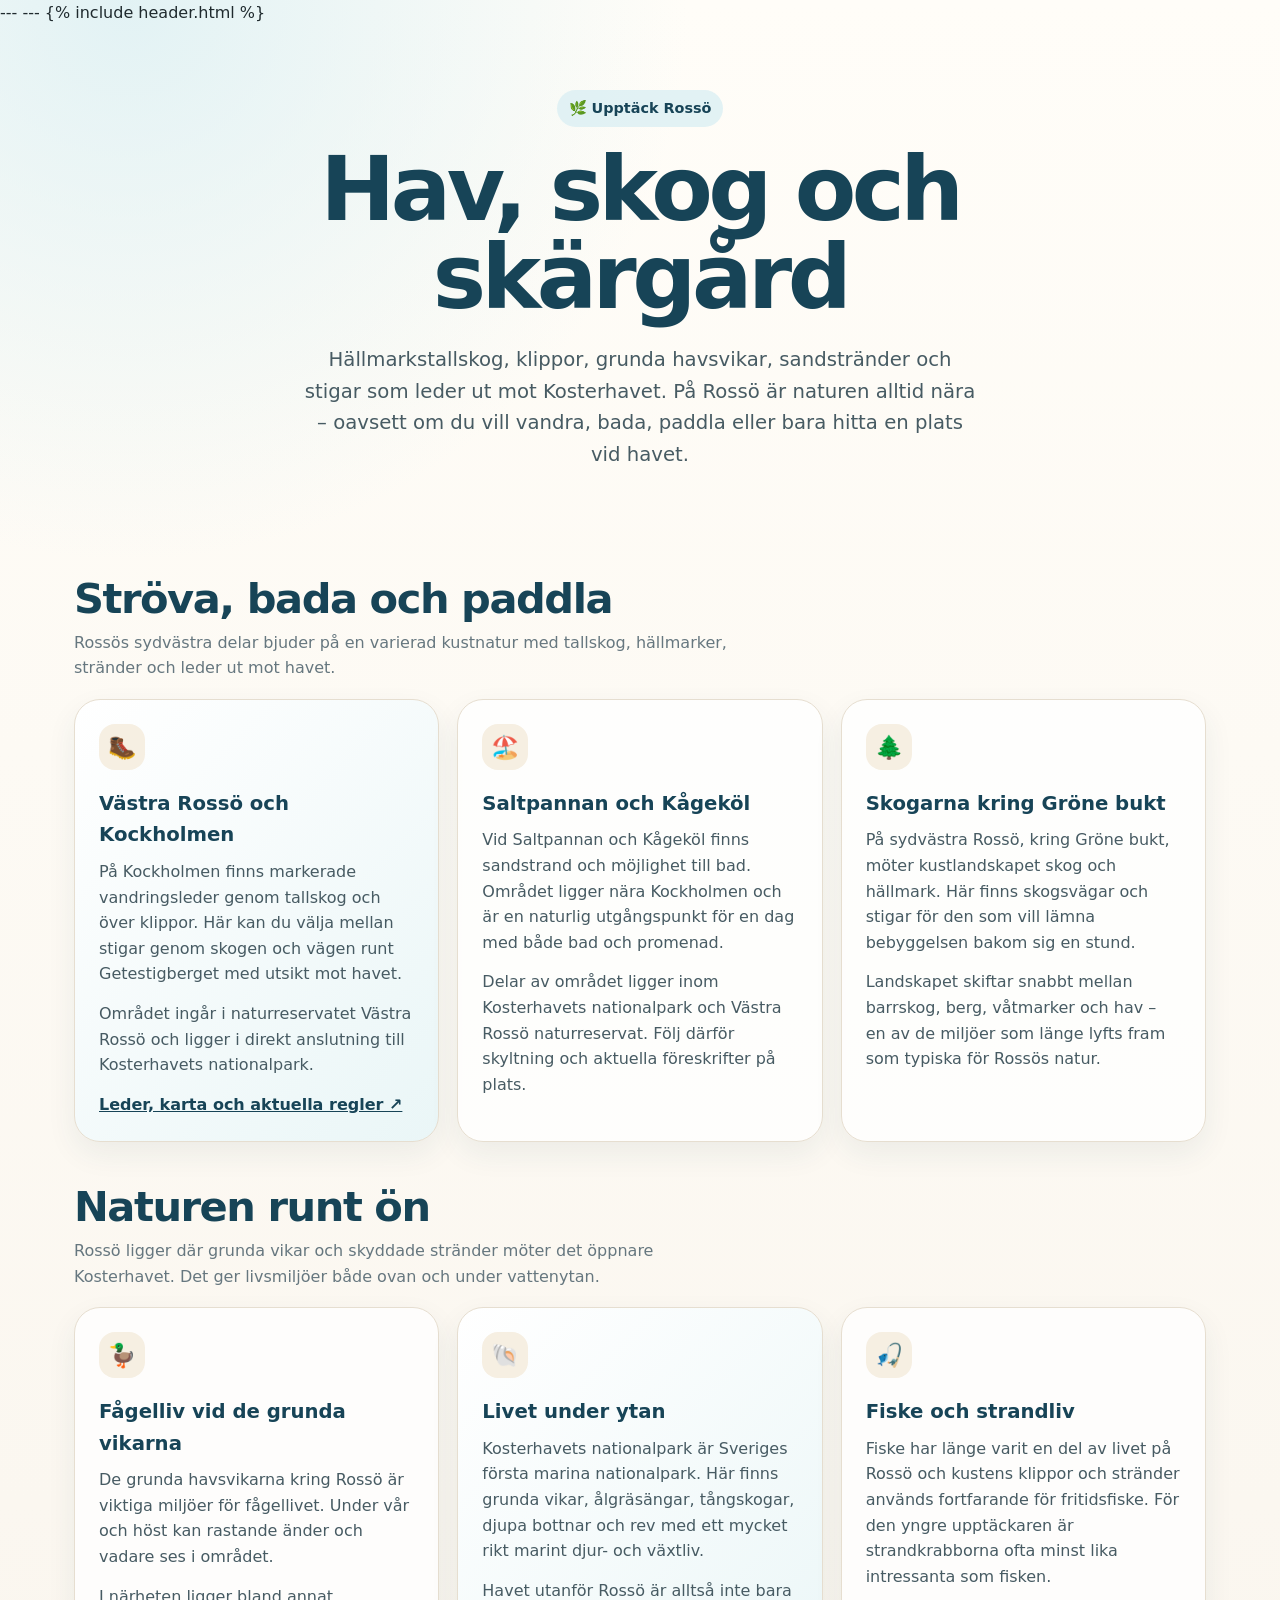
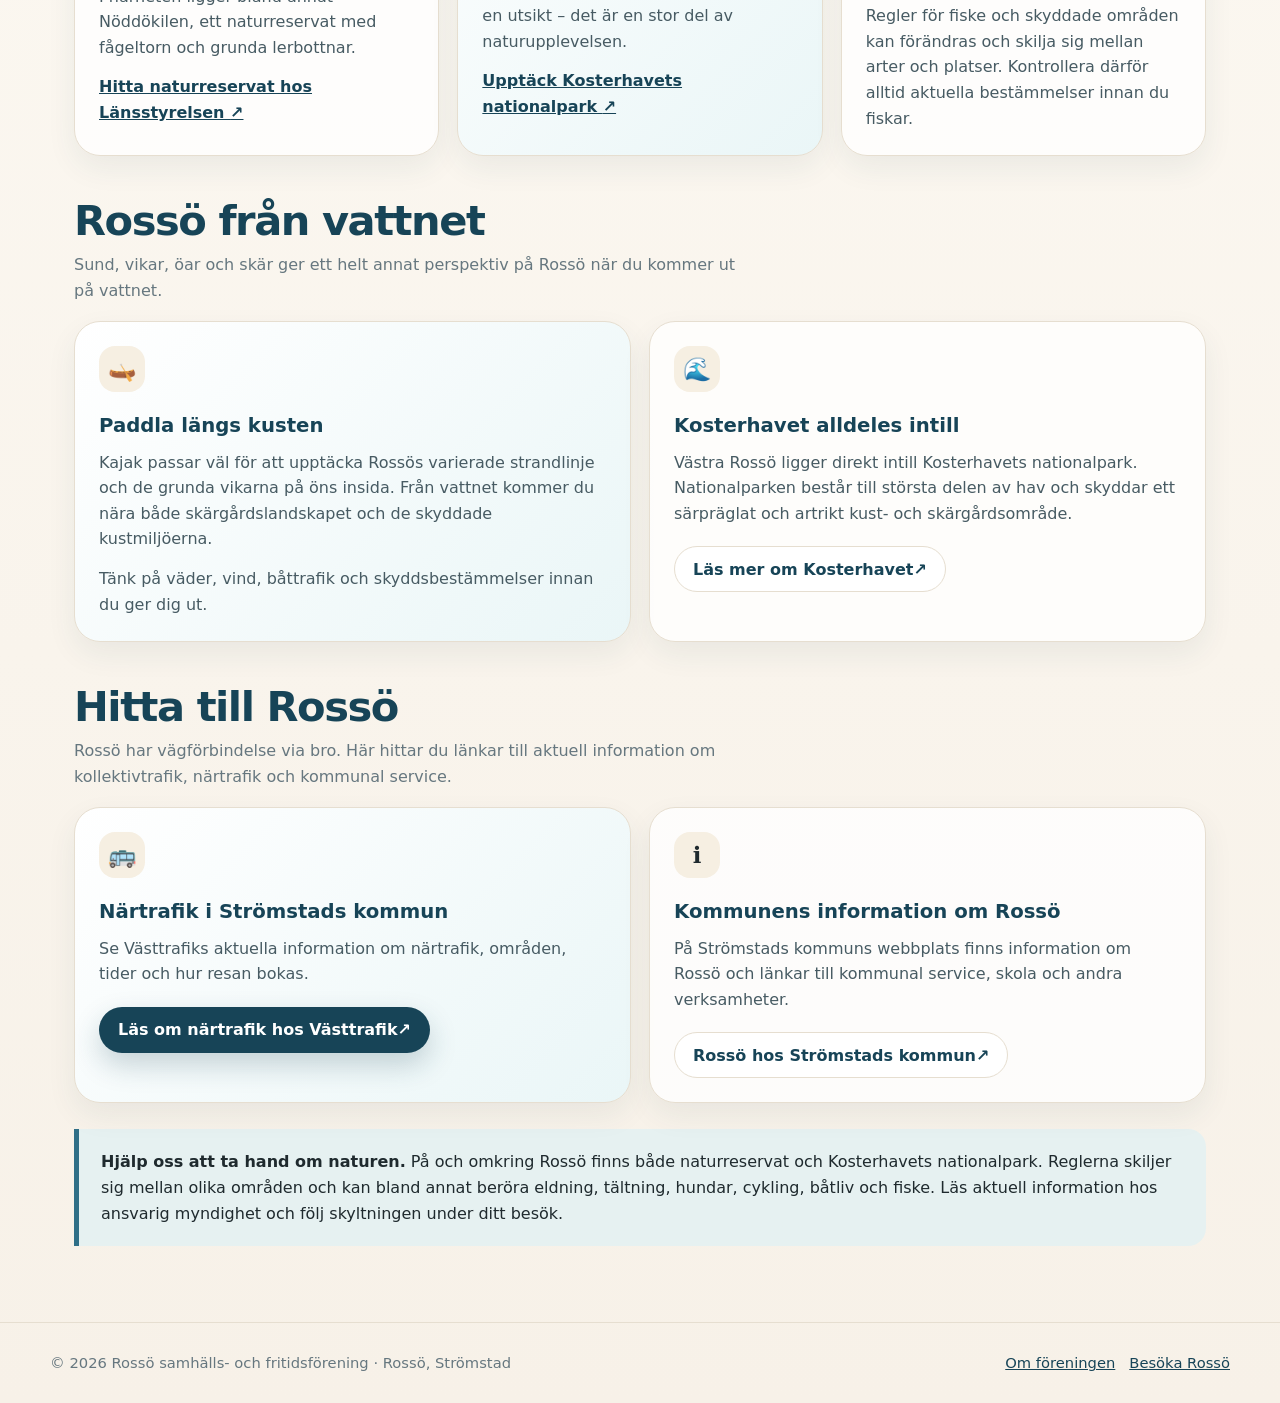
<file: discover.html>
---
---
<!doctype html>
<html lang="sv">
<head>
  <meta charset="utf-8">
  <meta name="viewport" content="width=device-width, initial-scale=1">

  <title>Upptäck Rossö | Rossö samhälls- och fritidsförening</title>

  <meta name="description"
        content="Upptäck Rossös natur, bad, vandring, fågelliv och Kosterhavet – från Kockholmen och Saltpannan till skogar, vikar och livet under ytan.">

  <meta name="theme-color" content="#d53b1d">

  <link rel="canonical"
        href="https://www.rosso.nu/discover.html">

  <meta property="og:title"
        content="Upptäck Rossö | Rossö samhälls- och fritidsförening">

  <meta property="og:description"
        content="Upptäck Rossös natur, bad, vandring, fågelliv och Kosterhavet – från Kockholmen och Saltpannan till skogar, vikar och livet under ytan.">

  <meta property="og:type" content="website">

  <meta property="og:url"
        content="https://www.rosso.nu/discover.html">

  <meta property="og:image"
        content="https://www.rosso.nu/images/shared/red-crab.jpg">

  <meta property="og:image:alt"
        content="Röd krabba som symbol för Rossö samhälls- och fritidsförening">

  <link rel="stylesheet" href="css/style.css">

  <link rel="icon"
        type="image/png"
        sizes="32x32"
        href="images/shared/icons/red-crab-32.png">

  <link rel="icon"
        type="image/png"
        sizes="64x64"
        href="images/shared/icons/red-crab-64.png">

  <link rel="apple-touch-icon"
        href="images/shared/icons/red-crab-apple-touch-icon.png">
</head>

<body>

<a class="skip-link" href="#main-content">Hoppa till innehållet</a>

{% include header.html %}

<section class="page-hero">

  <div class="eyebrow">🌿 Upptäck Rossö</div>

  <h1>Hav, skog och skärgård</h1>

  <p>
    Hällmarkstallskog, klippor, grunda havsvikar, sandstränder och
    stigar som leder ut mot Kosterhavet. På Rossö är naturen alltid
    nära – oavsett om du vill vandra, bada, paddla eller bara hitta
    en plats vid havet.
  </p>

</section>

<main id="main-content">

  <section>

    <div class="section-head">

      <div>

        <h2>Ströva, bada och paddla</h2>

        <p>
          Rossös sydvästra delar bjuder på en varierad kustnatur med
          tallskog, hällmarker, stränder och leder ut mot havet.
        </p>

      </div>

    </div>

    <div class="cards">

      <article class="card highlight">

        <div class="card-icon">🥾</div>

        <h3>Västra Rossö och Kockholmen</h3>

        <p>
          På Kockholmen finns markerade vandringsleder genom tallskog
          och över klippor. Här kan du välja mellan stigar genom skogen
          och vägen runt Getestigberget med utsikt mot havet.
        </p>

        <p>
          Området ingår i naturreservatet Västra Rossö och ligger i
          direkt anslutning till Kosterhavets nationalpark.
        </p>

        <p>
          <a class="text-link external-link"
             href="https://www.lansstyrelsen.se/vastra-gotaland/besoksmal/naturreservat/vastra-rosso-och-kockholmen.html"
             target="_blank"
             rel="noopener">

            Leder, karta och aktuella regler

          </a>
        </p>

      </article>

      <article class="card">

        <div class="card-icon">🏖️</div>

        <h3>Saltpannan och Kågeköl</h3>

        <p>
          Vid Saltpannan och Kågeköl finns sandstrand och möjlighet
          till bad. Området ligger nära Kockholmen och är en naturlig
          utgångspunkt för en dag med både bad och promenad.
        </p>

        <p>
          Delar av området ligger inom Kosterhavets nationalpark och
          Västra Rossö naturreservat. Följ därför skyltning och aktuella
          föreskrifter på plats.
        </p>

      </article>

      <article class="card">

        <div class="card-icon">🌲</div>

        <h3>Skogarna kring Gröne bukt</h3>

        <p>
          På sydvästra Rossö, kring Gröne bukt, möter kustlandskapet
          skog och hällmark. Här finns skogsvägar och stigar för den
          som vill lämna bebyggelsen bakom sig en stund.
        </p>

        <p>
          Landskapet skiftar snabbt mellan barrskog, berg, våtmarker
          och hav – en av de miljöer som länge lyfts fram som typiska
          för Rossös natur.
        </p>

      </article>

    </div>

  </section>

  <section>

    <div class="section-head">

      <div>

        <h2>Naturen runt ön</h2>

        <p>
          Rossö ligger där grunda vikar och skyddade stränder möter
          det öppnare Kosterhavet. Det ger livsmiljöer både ovan och
          under vattenytan.
        </p>

      </div>

    </div>

    <div class="cards">

      <article class="card">

        <div class="card-icon">🦆</div>

        <h3>Fågelliv vid de grunda vikarna</h3>

        <p>
          De grunda havsvikarna kring Rossö är viktiga miljöer för
          fågellivet. Under vår och höst kan rastande änder och vadare
          ses i området.
        </p>

        <p>
          I närheten ligger bland annat Nöddökilen, ett naturreservat
          med fågeltorn och grunda lerbottnar.
        </p>

        <p>
          <a class="text-link external-link"
             href="https://www.lansstyrelsen.se/vastra-gotaland/besoksmal/naturreservat.html"
             target="_blank"
             rel="noopener">

            Hitta naturreservat hos Länsstyrelsen

          </a>
        </p>

      </article>

      <article class="card highlight">

        <div class="card-icon">🐚</div>

        <h3>Livet under ytan</h3>

        <p>
          Kosterhavets nationalpark är Sveriges första marina
          nationalpark. Här finns grunda vikar, ålgräsängar,
          tångskogar, djupa bottnar och rev med ett mycket rikt
          marint djur- och växtliv.
        </p>

        <p>
          Havet utanför Rossö är alltså inte bara en utsikt – det är
          en stor del av naturupplevelsen.
        </p>

        <p>
          <a class="text-link external-link"
             href="https://www.sverigesnationalparker.se/sv/upptack-nationalparkerna/kosterhavets-nationalpark"
             target="_blank"
             rel="noopener">

            Upptäck Kosterhavets nationalpark

          </a>
        </p>

      </article>

      <article class="card">

        <div class="card-icon">🎣</div>

        <h3>Fiske och strandliv</h3>

        <p>
          Fiske har länge varit en del av livet på Rossö och kustens
          klippor och stränder används fortfarande för fritidsfiske.
          För den yngre upptäckaren är strandkrabborna ofta minst lika
          intressanta som fisken.
        </p>

        <p>
          Regler för fiske och skyddade områden kan förändras och
          skilja sig mellan arter och platser. Kontrollera därför
          alltid aktuella bestämmelser innan du fiskar.
        </p>

      </article>

    </div>

  </section>

  <section>

    <div class="section-head">

      <div>

        <h2>Rossö från vattnet</h2>

        <p>
          Sund, vikar, öar och skär ger ett helt annat perspektiv på
          Rossö när du kommer ut på vattnet.
        </p>

      </div>

    </div>

    <div class="cards two">

      <article class="card highlight">

        <div class="card-icon">🛶</div>

        <h3>Paddla längs kusten</h3>

        <p>
          Kajak passar väl för att upptäcka Rossös varierade
          strandlinje och de grunda vikarna på öns insida. Från
          vattnet kommer du nära både skärgårdslandskapet och de
          skyddade kustmiljöerna.
        </p>

        <p>
          Tänk på väder, vind, båttrafik och skyddsbestämmelser innan
          du ger dig ut.
        </p>

      </article>

      <article class="card">

        <div class="card-icon">🌊</div>

        <h3>Kosterhavet alldeles intill</h3>

        <p>
          Västra Rossö ligger direkt intill Kosterhavets nationalpark.
          Nationalparken består till största delen av hav och skyddar
          ett särpräglat och artrikt kust- och skärgårdsområde.
        </p>

        <div class="card-actions">

          <a class="button secondary external-link"
             href="https://www.sverigesnationalparker.se/sv/upptack-nationalparkerna/kosterhavets-nationalpark"
             target="_blank"
             rel="noopener">

            Läs mer om Kosterhavet

          </a>

        </div>

      </article>

    </div>

  </section>

  <section>

    <div class="section-head">

      <div>

        <h2>Hitta till Rossö</h2>

        <p>
          Rossö har vägförbindelse via bro. Här hittar du länkar till
          aktuell information om kollektivtrafik, närtrafik och
          kommunal service.
        </p>

      </div>

    </div>

    <div class="cards two">

      <article class="card highlight">

        <div class="card-icon">🚌</div>

        <h3>Närtrafik i Strömstads kommun</h3>

        <p>
          Se Västtrafiks aktuella information om närtrafik, områden,
          tider och hur resan bokas.
        </p>

        <div class="card-actions">

          <a class="button primary external-link"
             href="https://www.vasttrafik.se/reseplanering/anropsstyrd-trafik/nartrafik/stromstad/"
             target="_blank"
             rel="noopener">

            Läs om närtrafik hos Västtrafik

          </a>

        </div>

      </article>

      <article class="card">

        <div class="card-icon">ℹ️</div>

        <h3>Kommunens information om Rossö</h3>

        <p>
          På Strömstads kommuns webbplats finns information om Rossö
          och länkar till kommunal service, skola och andra verksamheter.
        </p>

        <div class="card-actions">

          <a class="button secondary external-link"
             href="https://www.stromstad.se/kommunochpolitik/omstromstad/kommundelar/rosso.4.6d6bc8de16d1ab3015f20496.html"
             target="_blank"
             rel="noopener">

            Rossö hos Strömstads kommun

          </a>

        </div>

      </article>

    </div>

  </section>

  <div class="notice">

    <p>
      <strong>Hjälp oss att ta hand om naturen.</strong>
      På och omkring Rossö finns både naturreservat och Kosterhavets
      nationalpark. Reglerna skiljer sig mellan olika områden och kan
      bland annat beröra eldning, tältning, hundar, cykling, båtliv och
      fiske. Läs aktuell information hos ansvarig myndighet och följ
      skyltningen under ditt besök.
    </p>

  </div>

</main>

<footer>

  <div class="footer-inner">

    <span>
      © <span data-current-year></span>
      Rossö samhälls- och fritidsförening · Rossö, Strömstad
    </span>

    <span class="footer-links">
      <a href="about.html">Om föreningen</a>
      <a href="visit.html">Besöka Rossö</a>
    </span>

  </div>

</footer>

<script src="js/site.js"></script>

</body>
</html>
</file>
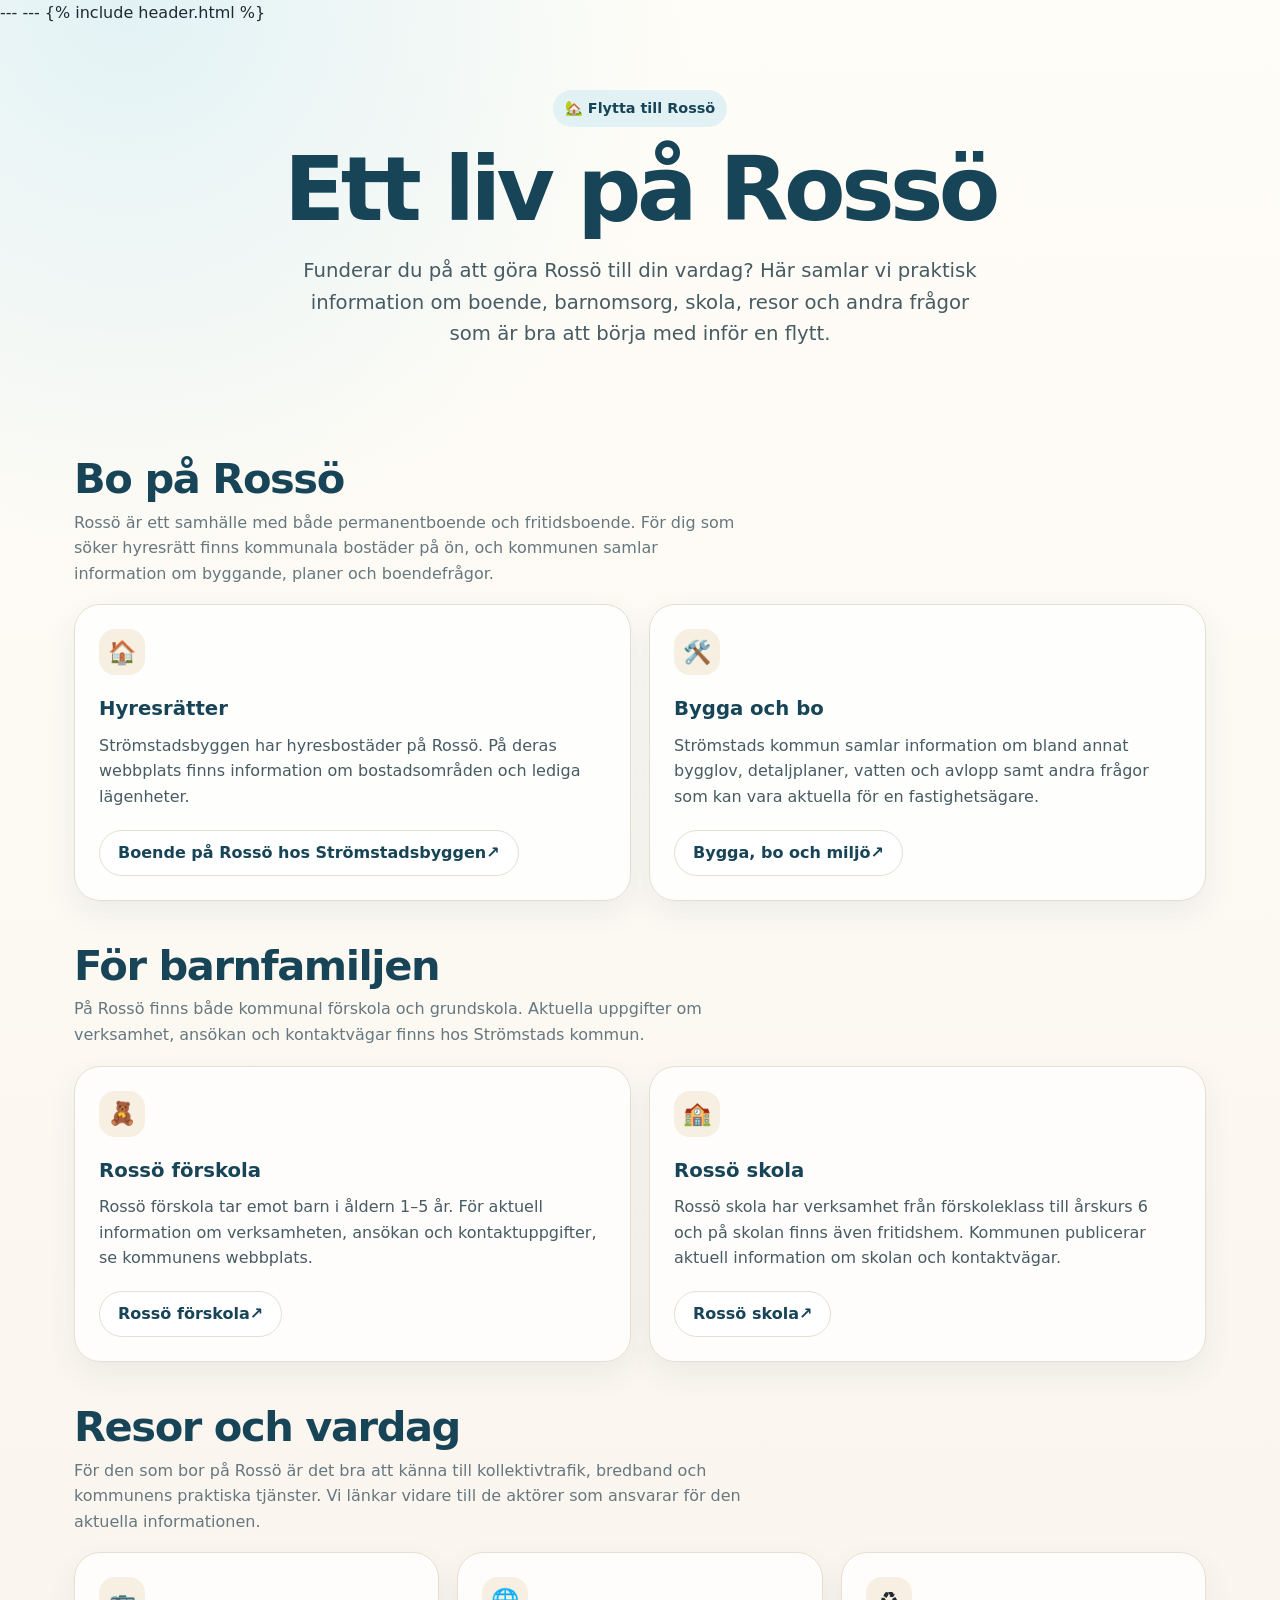
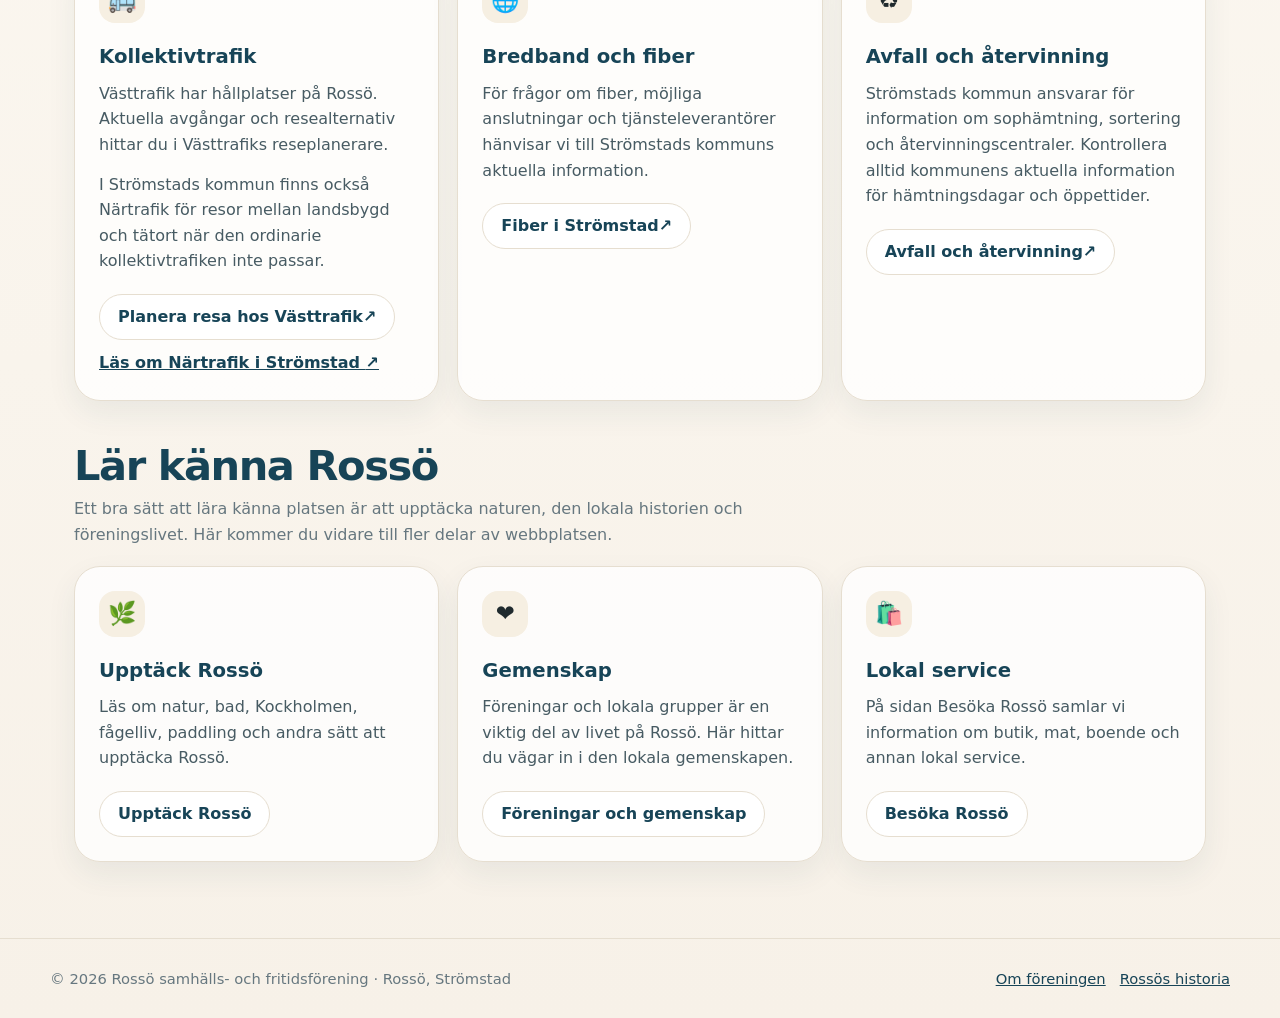
<file: move.html>
---
---
<!doctype html>
<html lang="sv">
<head>
  <meta charset="utf-8">
  <meta name="viewport" content="width=device-width, initial-scale=1">

  <title>Flytta till Rossö | Rossö samhälls- och fritidsförening</title>

  <meta name="description"
        content="Information för dig som funderar på att flytta till Rossö – boende, skola, förskola, resor och praktiska länkar.">

  <meta name="theme-color" content="#d53b1d">

  <link rel="canonical"
        href="https://www.rosso.nu/move.html">

  <meta property="og:title"
        content="Flytta till Rossö | Rossö samhälls- och fritidsförening">

  <meta property="og:description"
        content="Information för dig som funderar på att flytta till Rossö – boende, skola, förskola, resor och praktiska länkar.">

  <meta property="og:type" content="website">

  <meta property="og:url"
        content="https://www.rosso.nu/move.html">

  <meta property="og:image"
        content="https://www.rosso.nu/images/shared/red-crab.jpg">

  <meta property="og:image:alt"
        content="Röd krabba som symbol för Rossö samhälls- och fritidsförening">

  <link rel="stylesheet" href="css/style.css">

  <link rel="icon"
        type="image/png"
        sizes="32x32"
        href="images/shared/icons/red-crab-32.png">

  <link rel="icon"
        type="image/png"
        sizes="64x64"
        href="images/shared/icons/red-crab-64.png">

  <link rel="apple-touch-icon"
        href="images/shared/icons/red-crab-apple-touch-icon.png">
</head>

<body>

<a class="skip-link" href="#main-content">
  Hoppa till innehållet
</a>

{% include header.html %}

<section class="page-hero">

  <div class="eyebrow">
    🏡 Flytta till Rossö
  </div>

  <h1>Ett liv på Rossö</h1>

  <p>
    Funderar du på att göra Rossö till din vardag? Här samlar vi
    praktisk information om boende, barnomsorg, skola, resor och
    andra frågor som är bra att börja med inför en flytt.
  </p>

</section>

<main id="main-content">

  <section>

    <div class="section-head">

      <div>

        <h2>Bo på Rossö</h2>

        <p>
          Rossö är ett samhälle med både permanentboende och fritidsboende.
          För dig som söker hyresrätt finns kommunala bostäder på ön,
          och kommunen samlar information om byggande, planer och boendefrågor.
        </p>

      </div>

    </div>

    <div class="cards two">

      <article class="card">

        <div class="card-icon">
          🏠
        </div>

        <h3>Hyresrätter</h3>

        <p>
          Strömstadsbyggen har hyresbostäder på Rossö. På deras webbplats
          finns information om bostadsområden och lediga lägenheter.
        </p>

        <div class="card-actions">

          <a class="button secondary external-link"
             href="https://stromstadsbyggen.se/for-sokande/har-ar-vara-bostadsomraden/skee-2-2-2-3-2-2-2/"
             target="_blank"
             rel="noopener">
            Boende på Rossö hos Strömstadsbyggen
          </a>

        </div>

      </article>

      <article class="card">

        <div class="card-icon">
          🛠️
        </div>

        <h3>Bygga och bo</h3>

        <p>
          Strömstads kommun samlar information om bland annat bygglov,
          detaljplaner, vatten och avlopp samt andra frågor som kan vara
          aktuella för en fastighetsägare.
        </p>

        <div class="card-actions">

          <a class="button secondary external-link"
             href="https://www.stromstad.se/byggaboochmiljo.4.b5400fe1453b28b6b7e3eb.html"
             target="_blank"
             rel="noopener">
            Bygga, bo och miljö
          </a>

        </div>

      </article>

    </div>

  </section>

  <section>

    <div class="section-head">

      <div>

        <h2>För barnfamiljen</h2>

        <p>
          På Rossö finns både kommunal förskola och grundskola.
          Aktuella uppgifter om verksamhet, ansökan och kontaktvägar
          finns hos Strömstads kommun.
        </p>

      </div>

    </div>

    <div class="cards two">

      <article class="card">

        <div class="card-icon">
          🧸
        </div>

        <h3>Rossö förskola</h3>

        <p>
          Rossö förskola tar emot barn i åldern 1–5 år. För aktuell
          information om verksamheten, ansökan och kontaktuppgifter,
          se kommunens webbplats.
        </p>

        <div class="card-actions">

          <a class="button secondary external-link"
             href="https://www.stromstad.se/barnochutbildning/forskola/varaforskolor/rossoforskola.4.14c03e7214b314b68823a644.html"
             target="_blank"
             rel="noopener">
            Rossö förskola
          </a>

        </div>

      </article>

      <article class="card">

        <div class="card-icon">
          🏫
        </div>

        <h3>Rossö skola</h3>

        <p>
          Rossö skola har verksamhet från förskoleklass till årskurs 6
          och på skolan finns även fritidshem. Kommunen publicerar aktuell
          information om skolan och kontaktvägar.
        </p>

        <div class="card-actions">

          <a class="button secondary external-link"
             href="https://www.stromstad.se/barnochutbildning/grundskola/varagrundskolor/rossoskola.4.537bc1111659f1dd15e4436.html"
             target="_blank"
             rel="noopener">
            Rossö skola
          </a>

        </div>

      </article>

    </div>

  </section>

  <section>

    <div class="section-head">

      <div>

        <h2>Resor och vardag</h2>

        <p>
          För den som bor på Rossö är det bra att känna till kollektivtrafik,
          bredband och kommunens praktiska tjänster. Vi länkar vidare till
          de aktörer som ansvarar för den aktuella informationen.
        </p>

      </div>

    </div>

    <div class="cards">

      <article class="card">

        <div class="card-icon">
          🚌
        </div>

        <h3>Kollektivtrafik</h3>

        <p>
          Västtrafik har hållplatser på Rossö. Aktuella avgångar och
          resealternativ hittar du i Västtrafiks reseplanerare.
        </p>

        <p>
          I Strömstads kommun finns också Närtrafik för resor mellan
          landsbygd och tätort när den ordinarie kollektivtrafiken inte passar.
        </p>

        <div class="card-actions">

          <a class="button secondary external-link"
             href="https://www.vasttrafik.se/reseplanering/"
             target="_blank"
             rel="noopener">
            Planera resa hos Västtrafik
          </a>

          <a class="text-link external-link"
             href="https://www.vasttrafik.se/reseplanering/anropsstyrd-trafik/nartrafik/stromstad/"
             target="_blank"
             rel="noopener">
            Läs om Närtrafik i Strömstad
          </a>

        </div>

      </article>

      <article class="card">

        <div class="card-icon">
          🌐
        </div>

        <h3>Bredband och fiber</h3>

        <p>
          För frågor om fiber, möjliga anslutningar och tjänsteleverantörer
          hänvisar vi till Strömstads kommuns aktuella information.
        </p>

        <div class="card-actions">

          <a class="button secondary external-link"
             href="https://www.stromstad.se/trafikochinfrastruktur/fiberistromstad.4.b5400fe1453b28b6b71db67.html"
             target="_blank"
             rel="noopener">
            Fiber i Strömstad
          </a>

        </div>

      </article>

      <article class="card">

        <div class="card-icon">
          ♻️
        </div>

        <h3>Avfall och återvinning</h3>

        <p>
          Strömstads kommun ansvarar för information om sophämtning,
          sortering och återvinningscentraler. Kontrollera alltid kommunens
          aktuella information för hämtningsdagar och öppettider.
        </p>

        <div class="card-actions">

          <a class="button secondary external-link"
             href="https://www.stromstad.se/byggaboochmiljo/avfallochatervinning.4.b5400fe1453b28b6b71cd53.html"
             target="_blank"
             rel="noopener">
            Avfall och återvinning
          </a>

        </div>

      </article>

    </div>

  </section>

  <section>

    <div class="section-head">

      <div>

        <h2>Lär känna Rossö</h2>

        <p>
          Ett bra sätt att lära känna platsen är att upptäcka naturen,
          den lokala historien och föreningslivet. Här kommer du vidare
          till fler delar av webbplatsen.
        </p>

      </div>

    </div>

    <div class="cards">

      <article class="card">

        <div class="card-icon">
          🌿
        </div>

        <h3>Upptäck Rossö</h3>

        <p>
          Läs om natur, bad, Kockholmen, fågelliv, paddling och andra
          sätt att upptäcka Rossö.
        </p>

        <div class="card-actions">
          <a class="button secondary" href="discover.html">
            Upptäck Rossö
          </a>
        </div>

      </article>

      <article class="card">

        <div class="card-icon">
          ❤️
        </div>

        <h3>Gemenskap</h3>

        <p>
          Föreningar och lokala grupper är en viktig del av livet på Rossö.
          Här hittar du vägar in i den lokala gemenskapen.
        </p>

        <div class="card-actions">
          <a class="button secondary" href="community.html">
            Föreningar och gemenskap
          </a>
        </div>

      </article>

      <article class="card">

        <div class="card-icon">
          🛍️
        </div>

        <h3>Lokal service</h3>

        <p>
          På sidan Besöka Rossö samlar vi information om butik,
          mat, boende och annan lokal service.
        </p>

        <div class="card-actions">
          <a class="button secondary" href="visit.html">
            Besöka Rossö
          </a>
        </div>

      </article>

    </div>

  </section>

</main>

<footer>

  <div class="footer-inner">

    <span>
      © <span data-current-year></span>
      Rossö samhälls- och fritidsförening · Rossö, Strömstad
    </span>

    <span class="footer-links">

      <a href="about.html">
        Om föreningen
      </a>

      <a href="history.html">
        Rossös historia
      </a>

    </span>

  </div>

</footer>

<script src="js/site.js"></script>

</body>
</html>
</file>
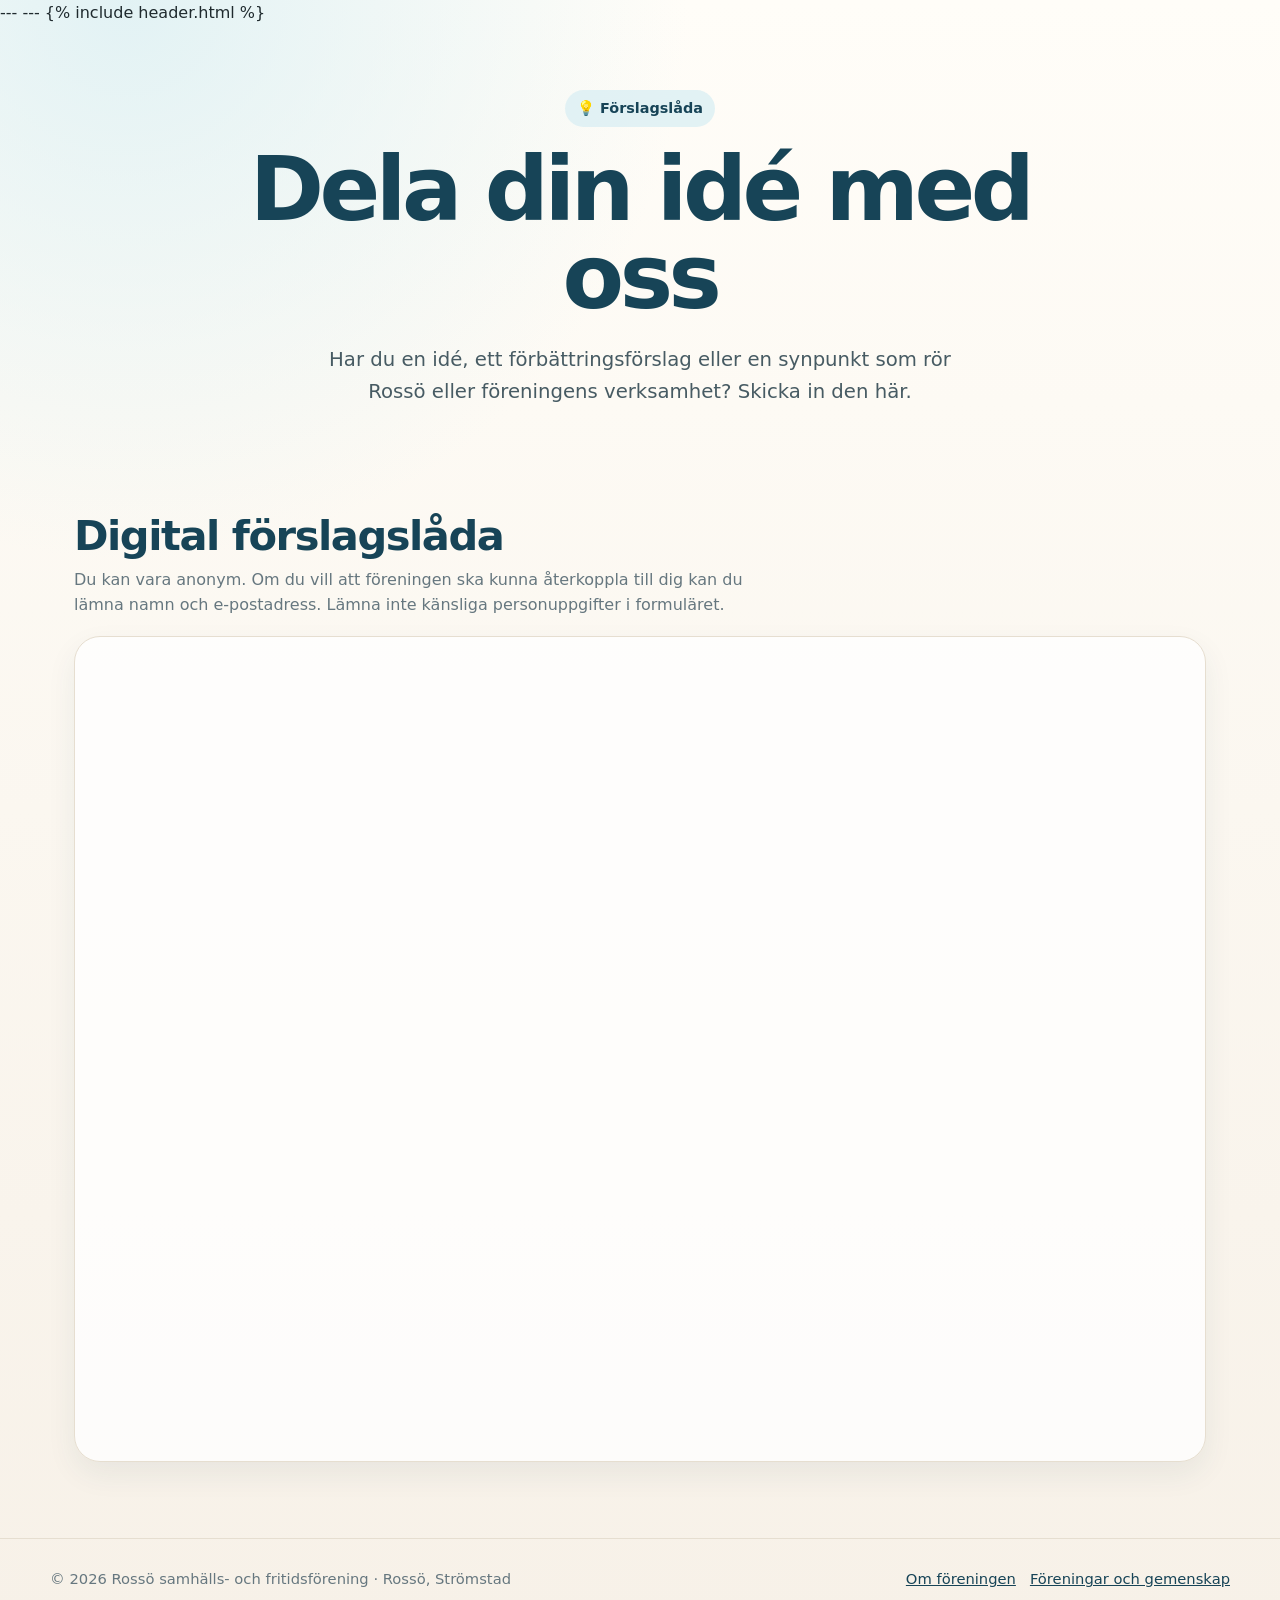
<file: suggestions.html>
---
---
<!doctype html>
<html lang="sv">
<head>
  <meta charset="utf-8">
  <meta name="viewport" content="width=device-width, initial-scale=1">

  <title>Förslagslåda | Rossö samhälls- och fritidsförening</title>

  <meta name="description"
        content="Skicka in idéer, förbättringsförslag och synpunkter som rör Rossö eller föreningens verksamhet.">

  <meta name="theme-color" content="#d53b1d">

  <link rel="canonical"
        href="https://www.rosso.nu/suggestions.html">

  <meta property="og:title"
        content="Förslagslåda | Rossö samhälls- och fritidsförening">

  <meta property="og:description"
        content="Skicka in idéer, förbättringsförslag och synpunkter som rör Rossö eller föreningens verksamhet.">

  <meta property="og:type" content="website">

  <meta property="og:url"
        content="https://www.rosso.nu/suggestions.html">

  <meta property="og:image"
        content="https://www.rosso.nu/images/shared/red-crab.jpg">

  <meta property="og:image:alt"
        content="Röd krabba som symbol för Rossö samhälls- och fritidsförening">

  <link rel="stylesheet" href="css/style.css">

  <link rel="icon"
        type="image/png"
        sizes="32x32"
        href="images/shared/icons/red-crab-32.png">

  <link rel="icon"
        type="image/png"
        sizes="64x64"
        href="images/shared/icons/red-crab-64.png">

  <link rel="apple-touch-icon"
        href="images/shared/icons/red-crab-apple-touch-icon.png">

  <style>
    .suggestion-form-card {
      padding: clamp(18px, 3vw, 32px);
    }

    .suggestion-form-frame {
      display: block;
      width: 100%;
      min-height: 760px;
      border: 0;
    }

    @media (max-width: 700px) {
      .suggestion-form-frame {
        min-height: 900px;
      }
    }
  </style>
</head>

<body>

<a class="skip-link" href="#main-content">
  Hoppa till innehållet
</a>

{% include header.html %}

<section class="page-hero">

  <div class="eyebrow">
    💡 Förslagslåda
  </div>

  <h1>Dela din idé med oss</h1>

  <p>
    Har du en idé, ett förbättringsförslag eller en synpunkt som rör
    Rossö eller föreningens verksamhet? Skicka in den här.
  </p>

</section>

<main id="main-content">

  <section>

    <div class="section-head">

      <div>

        <h2>Digital förslagslåda</h2>

        <p>
          Du kan vara anonym. Om du vill att föreningen ska kunna
          återkoppla till dig kan du lämna namn och e-postadress.
          Lämna inte känsliga personuppgifter i formuläret.
        </p>

      </div>

    </div>

    <article class="card suggestion-form-card">

      <iframe
        class="suggestion-form-frame"
        src="https://forms.microsoft.com/Pages/ResponsePage.aspx?id=RrZXYuo-lkiis8ST6SaueyDEY4o4AlJLqgwsbv_QCZ1URTJMUEVaQ0I3NkJXUlBQRVNRV0dWVDhaSy4u&embed=true"
        title="Digital förslagslåda för Rossö samhälls- och fritidsförening"
        frameborder="0"
        marginwidth="0"
        marginheight="0"
        allowfullscreen
        webkitallowfullscreen
        mozallowfullscreen
        msallowfullscreen>
      </iframe>

    </article>

  </section>

</main>

<footer>

  <div class="footer-inner">

    <span>
      © <span data-current-year></span>
      Rossö samhälls- och fritidsförening · Rossö, Strömstad
    </span>

    <span class="footer-links">

      <a href="about.html">
        Om föreningen
      </a>

      <a href="community.html">
        Föreningar och gemenskap
      </a>

    </span>

  </div>

</footer>

<script src="js/site.js"></script>

</body>
</html>
</file>
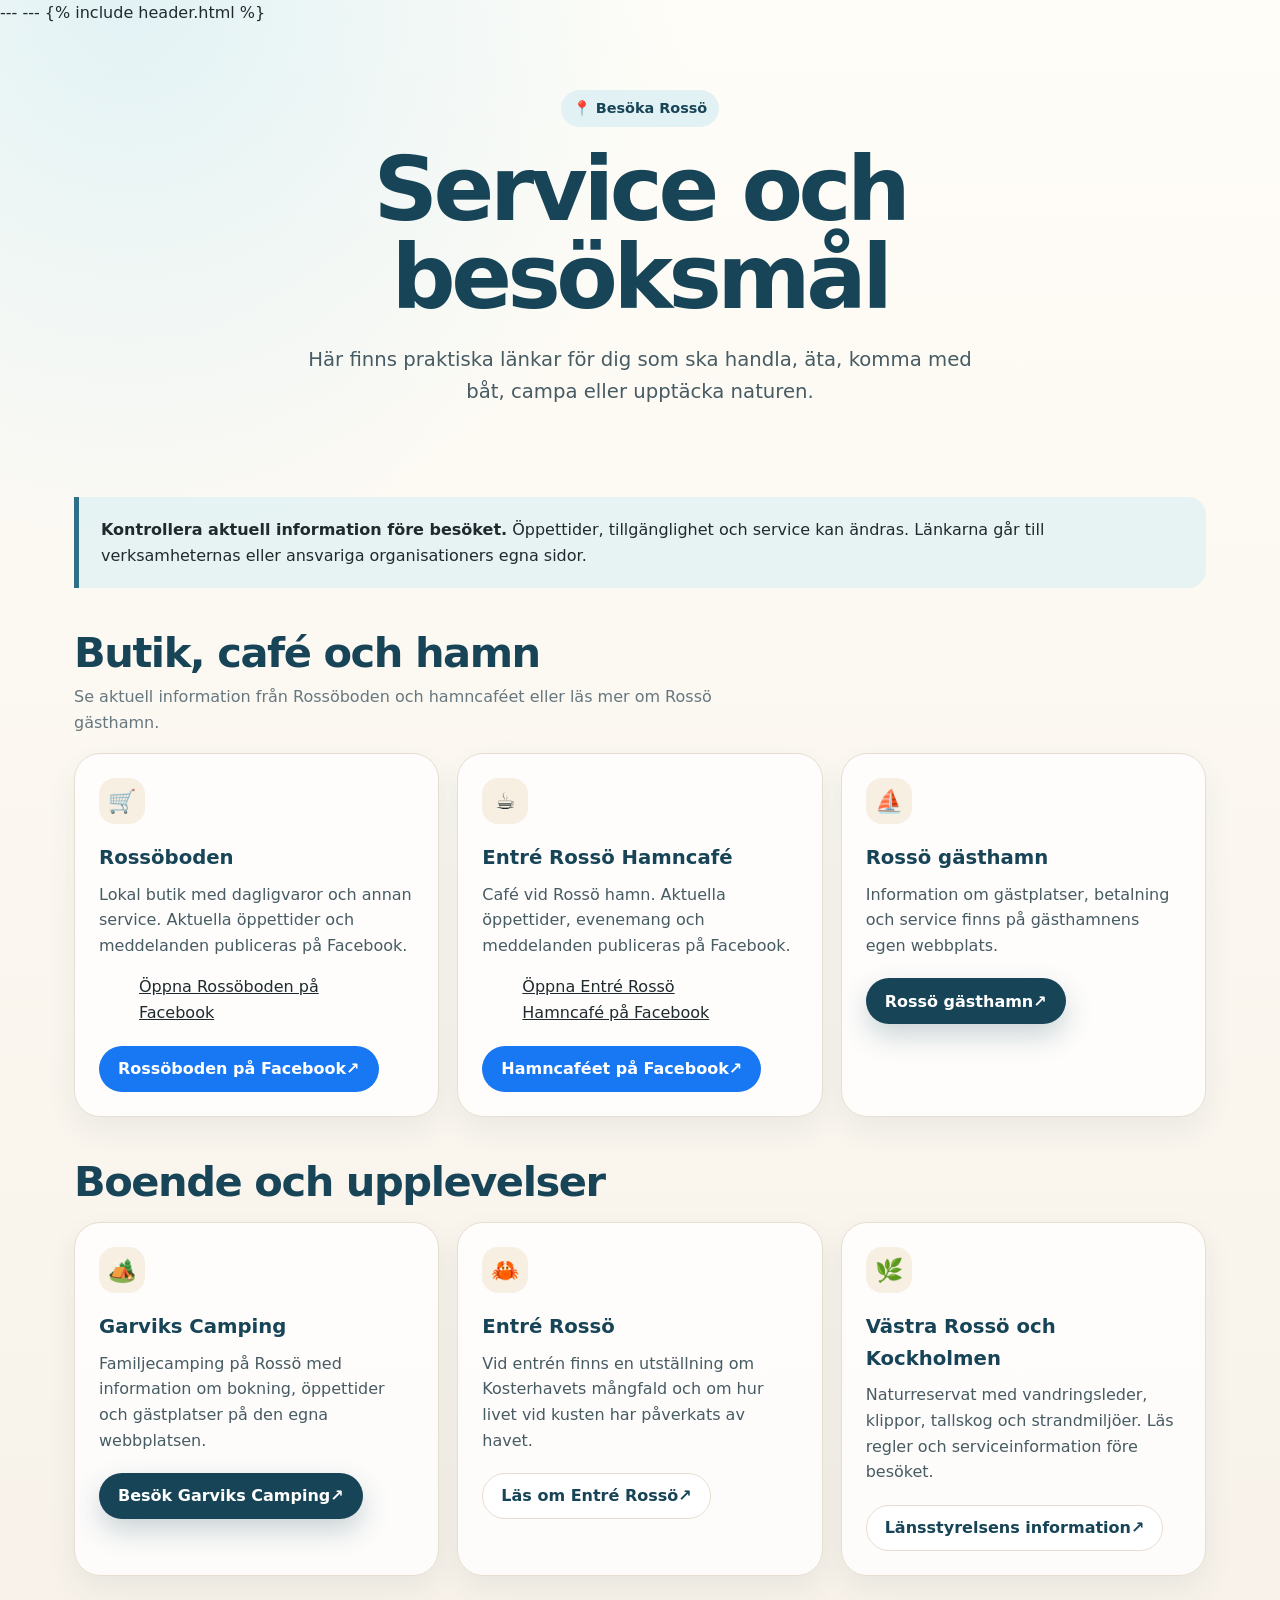
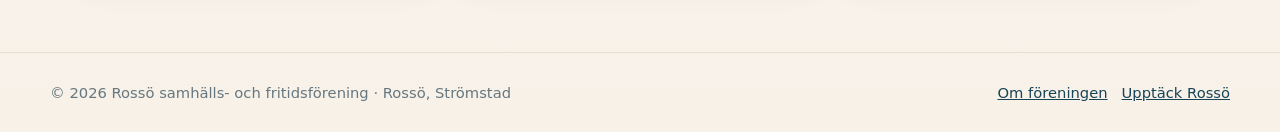
<file: visit.html>
---
---
<!doctype html>
<html lang="sv">
<head>
  <meta charset="utf-8">
  <meta name="viewport" content="width=device-width, initial-scale=1">

  <title>Besöka Rossö | Rossö samhälls- och fritidsförening</title>

  <meta name="description"
        content="Butik, hamncafé, gästhamn, camping och besöksmål på Rossö.">

  <meta name="theme-color" content="#d53b1d">

  <link rel="canonical"
        href="https://www.rosso.nu/visit.html">

  <meta property="og:title"
        content="Besöka Rossö | Rossö samhälls- och fritidsförening">

  <meta property="og:description"
        content="Butik, hamncafé, gästhamn, camping och besöksmål på Rossö.">

  <meta property="og:type" content="website">

  <meta property="og:url"
        content="https://www.rosso.nu/visit.html">

  <meta property="og:image"
        content="https://www.rosso.nu/images/shared/red-crab.jpg">

  <meta property="og:image:alt"
        content="Röd krabba som symbol för Rossö samhälls- och fritidsförening">

  <link rel="stylesheet" href="css/style.css">

  <link rel="icon"
        type="image/png"
        sizes="32x32"
        href="images/shared/icons/red-crab-32.png">

  <link rel="icon"
        type="image/png"
        sizes="64x64"
        href="images/shared/icons/red-crab-64.png">

  <link rel="apple-touch-icon"
        href="images/shared/icons/red-crab-apple-touch-icon.png">
</head>

<body>

<a class="skip-link" href="#main-content">
  Hoppa till innehållet
</a>

{% include header.html %}

<section class="page-hero">

  <div class="eyebrow">
    📍 Besöka Rossö
  </div>

  <h1>Service och besöksmål</h1>

  <p>
    Här finns praktiska länkar för dig som ska handla, äta,
    komma med båt, campa eller upptäcka naturen.
  </p>

</section>

<main id="main-content">

  <div class="notice">

    <p>
      <strong>Kontrollera aktuell information före besöket.</strong>
      Öppettider, tillgänglighet och service kan ändras. Länkarna
      går till verksamheternas eller ansvariga organisationers
      egna sidor.
    </p>

  </div>

  <section>

    <div class="section-head">

      <div>

        <h2>Butik, café och hamn</h2>

        <p>
          Se aktuell information från Rossöboden och hamncaféet
          eller läs mer om Rossö gästhamn.
        </p>

      </div>

    </div>

    <div class="cards">

      <article class="card">

        <div class="card-icon">
          🛒
        </div>

        <h3>Rossöboden</h3>

        <p>
          Lokal butik med dagligvaror och annan service. Aktuella
          öppettider och meddelanden publiceras på Facebook.
        </p>

        <div class="fb-page"
             data-href="https://www.facebook.com/bodenrosso"
             data-tabs="timeline"
             data-width="340"
             data-height="500"
             data-small-header="false"
             data-adapt-container-width="true"
             data-hide-cover="false"
             data-show-facepile="false">

          <blockquote
            cite="https://www.facebook.com/bodenrosso"
            class="fb-xfbml-parse-ignore">

            <a href="https://www.facebook.com/bodenrosso"
               target="_blank"
               rel="noopener">

              Öppna Rossöboden på Facebook

            </a>

          </blockquote>

        </div>

        <div class="card-actions">

          <a class="button facebook external-link"
             href="https://www.facebook.com/bodenrosso"
             target="_blank"
             rel="noopener">

            Rossöboden på Facebook

          </a>

        </div>

      </article>

      <article class="card">

        <div class="card-icon">
          ☕
        </div>

        <h3>Entré Rossö Hamncafé</h3>

        <p>
          Café vid Rossö hamn. Aktuella öppettider, evenemang
          och meddelanden publiceras på Facebook.
        </p>

        <div class="fb-page"
             data-href="https://www.facebook.com/Kosterhavetentrerosso"
             data-tabs="timeline"
             data-width="340"
             data-height="500"
             data-small-header="false"
             data-adapt-container-width="true"
             data-hide-cover="false"
             data-show-facepile="false">

          <blockquote
            cite="https://www.facebook.com/Kosterhavetentrerosso"
            class="fb-xfbml-parse-ignore">

            <a href="https://www.facebook.com/Kosterhavetentrerosso"
               target="_blank"
               rel="noopener">

              Öppna Entré Rossö Hamncafé på Facebook

            </a>

          </blockquote>

        </div>

        <div class="card-actions">

          <a class="button facebook external-link"
             href="https://www.facebook.com/Kosterhavetentrerosso"
             target="_blank"
             rel="noopener">

            Hamncaféet på Facebook

          </a>

        </div>

      </article>

      <article class="card">

        <div class="card-icon">
          ⛵
        </div>

        <h3>Rossö gästhamn</h3>

        <p>
          Information om gästplatser, betalning och service finns
          på gästhamnens egen webbplats.
        </p>

        <div class="card-actions">

          <a class="button primary external-link"
             href="https://rossohamn.stromstad.se/"
             target="_blank"
             rel="noopener">

            Rossö gästhamn

          </a>

        </div>

      </article>

    </div>

  </section>

  <section>

    <div class="section-head">

      <div>
        <h2>Boende och upplevelser</h2>
      </div>

    </div>

    <div class="cards">

      <article class="card">

        <div class="card-icon">
          🏕️
        </div>

        <h3>Garviks Camping</h3>

        <p>
          Familjecamping på Rossö med information om bokning,
          öppettider och gästplatser på den egna webbplatsen.
        </p>

        <div class="card-actions">

          <a class="button primary external-link"
             href="https://garvikscamping.se/"
             target="_blank"
             rel="noopener">

            Besök Garviks Camping

          </a>

        </div>

      </article>

      <article class="card">

        <div class="card-icon">
          🦀
        </div>

        <h3>Entré Rossö</h3>

        <p>
          Vid entrén finns en utställning om Kosterhavets mångfald
          och om hur livet vid kusten har påverkats av havet.
        </p>

        <div class="card-actions">

          <a class="button secondary external-link"
             href="https://www.sverigesnationalparker.se/park/kosterhavets-nationalpark/upplevelser/rosso-entre/"
             target="_blank"
             rel="noopener">

            Läs om Entré Rossö

          </a>

        </div>

      </article>

      <article class="card">

        <div class="card-icon">
          🌿
        </div>

        <h3>Västra Rossö och Kockholmen</h3>

        <p>
          Naturreservat med vandringsleder, klippor, tallskog och
          strandmiljöer. Läs regler och serviceinformation före besöket.
        </p>

        <div class="card-actions">

          <a class="button secondary external-link"
             href="https://www.lansstyrelsen.se/vastra-gotaland/besoksmal/naturreservat/vastra-rosso-och-kockholmen.html"
             target="_blank"
             rel="noopener">

            Länsstyrelsens information

          </a>

        </div>

      </article>

    </div>

  </section>

</main>

<footer>

  <div class="footer-inner">

    <span>
      © <span data-current-year></span>
      Rossö samhälls- och fritidsförening · Rossö, Strömstad
    </span>

    <span class="footer-links">

      <a href="about.html">
        Om föreningen
      </a>

      <a href="discover.html">
        Upptäck Rossö
      </a>

    </span>

  </div>

</footer>

<div id="fb-root"></div>

<script async
        defer
        crossorigin="anonymous"
        src="https://connect.facebook.net/sv_SE/sdk.js#xfbml=1&version=v23.0">
</script>

<script src="js/site.js"></script>

</body>
</html>
</file>
<file: css/style.css>
:root {
  --sea: #2f6f87;
  --sea-dark: #174457;
  --sky: #dff1f4;
  --sand: #f6efe2;
  --white: #ffffff;
  --text: #1f2a2e;
  --muted: #66777f;
  --line: #e6ded0;
  --facebook: #1877f2;
  --shadow: 0 18px 45px rgba(31, 72, 86, .13);
  --content-width: 1180px;
}

* { box-sizing: border-box; }
html { scroll-behavior: smooth; }
body {
  margin: 0;
  font-family: system-ui, -apple-system, BlinkMacSystemFont, "Segoe UI", sans-serif;
  color: var(--text);
  background:
    radial-gradient(circle at 10% 0%, rgba(223, 241, 244, .9), transparent 35rem),
    linear-gradient(180deg, #fffdf8 0%, #f7f1e8 100%);
  line-height: 1.6;
}

img { max-width: 100%; }
a { color: inherit; }

.skip-link {
  position: fixed;
  left: 16px;
  top: -80px;
  z-index: 100;
  padding: 10px 16px;
  border-radius: 10px;
  background: var(--sea-dark);
  color: #fff;
}
.skip-link:focus { top: 12px; }

.site-header {
  position: sticky;
  top: 0;
  z-index: 20;
  background: rgba(255, 253, 248, .9);
  border-bottom: 1px solid rgba(230, 222, 208, .9);
  backdrop-filter: blur(12px);
}
.header-inner {
  max-width: var(--content-width);
  margin: 0 auto;
  padding: 16px 24px;
  display: flex;
  align-items: center;
  justify-content: space-between;
  gap: 16px;
}
.brand {
  min-width: 230px;
  display: flex;
  align-items: center;
  gap: 12px;
  text-decoration: none;
}
.brand-mark {
  width: 42px;
  height: 42px;
  border-radius: 12px;
  object-fit: cover;
  display: block;
  box-shadow: 0 8px 22px rgba(47, 111, 135, .22);
}
.brand strong {
  display: block;
  color: var(--sea-dark);
  font-size: 1.02rem;
  line-height: 1.2;
}
.brand span span {
  display: block;
  margin-top: 1px;
  color: var(--muted);
  font-size: .86rem;
}
nav ul {
  list-style: none;
  padding: 0;
  margin: 0;
  display: flex;
  flex-wrap: nowrap;
  justify-content: flex-end;
  gap: 2px;
}
nav a {
  display: block;
  padding: 8px 7px;
  border-radius: 999px;
  color: var(--sea-dark);
  font-size: .89rem;
  white-space: nowrap;
  text-decoration: none;
}
nav a:hover,
nav a:focus-visible,
nav a[aria-current="page"] {
  background: var(--sky);
  outline: none;
}
nav a[aria-current="page"] { font-weight: 750; }

.hero,
.page-hero {
  max-width: var(--content-width);
  margin: 0 auto;
  padding: 64px 24px 36px;
}
.hero {
  display: grid;
  grid-template-columns: 1.05fr .95fr;
  gap: 38px;
  align-items: center;
}
.page-hero { max-width: 920px; text-align: center; }
.eyebrow {
  display: inline-flex;
  align-items: center;
  gap: 8px;
  margin-bottom: 18px;
  padding: 7px 12px;
  border-radius: 999px;
  background: rgba(223, 241, 244, .88);
  color: var(--sea-dark);
  font-size: .9rem;
  font-weight: 700;
}
.hero h1,
.page-hero h1 {
  margin: 0;
  color: var(--sea-dark);
  font-size: clamp(2.6rem, 7vw, 5.6rem);
  line-height: .99;
  letter-spacing: -.05em;
}
.hero h1 span { display: block; color: var(--sea); }
.hero p,
.page-hero p {
  max-width: 680px;
  margin: 22px auto 0;
  color: #475b63;
  font-size: clamp(1.05rem, 2vw, 1.23rem);
}
.hero-text p { margin-left: 0; }
.hero-actions {
  display: flex;
  flex-wrap: wrap;
  gap: 12px;
  margin-top: 30px;
}
.page-hero .hero-actions { justify-content: center; }
.button {
  display: inline-flex;
  align-items: center;
  justify-content: center;
  min-height: 46px;
  padding: 0 18px;
  border: 1px solid transparent;
  border-radius: 999px;
  font-weight: 750;
  text-decoration: none;
}
.button.primary {
  background: var(--sea-dark);
  color: #fff;
  box-shadow: 0 12px 28px rgba(23, 68, 87, .22);
}
.button.secondary {
  border-color: var(--line);
  background: #fff;
  color: var(--sea-dark);
}
.button.facebook { background: var(--facebook); color: #fff; }
.button:hover { transform: translateY(-1px); }

.hero-image {
  position: relative;
  min-height: 480px;
  overflow: hidden;
  border-radius: 34px;
  background: linear-gradient(135deg, var(--sky), var(--sand));
  box-shadow: var(--shadow);
}
#hero-media-container { position: absolute; inset: 0; }
.hero-background {
  width: 100%;
  height: 100%;
  background-position: center;
  background-size: cover;
  animation: hero-fade .45s ease-out;
}
.hero-video { width: 100%; height: 100%; object-fit: cover; }
@keyframes hero-fade { from { opacity: .35; } to { opacity: 1; } }
.hero-note {
  display: none;
  position: absolute;
  left: 22px;
  right: 22px;
  bottom: 22px;
  z-index: 2;
  padding: 18px;
  border: 1px solid rgba(255,255,255,.8);
  border-radius: 22px;
  background: rgba(255,255,255,.88);
  color: var(--sea-dark);
  backdrop-filter: blur(10px);
}
.hero-note strong {
  display: block;
}

main {
  max-width: var(--content-width);
  margin: 0 auto;
  padding: 28px 24px 76px;
}
section[id] { scroll-margin-top: 100px; }
.section-head {
  display: flex;
  justify-content: space-between;
  align-items: end;
  gap: 22px;
  margin: 42px 0 18px;
}
.section-head h2 {
  margin: 0;
  color: var(--sea-dark);
  font-size: clamp(1.8rem, 4vw, 2.6rem);
  line-height: 1.1;
  letter-spacing: -.035em;
}
.section-head p {
  max-width: 680px;
  margin: 8px 0 0;
  color: var(--muted);
}
.lead { font-size: 1.08rem; }
.content-grid {
  display: grid;
  grid-template-columns: 1.05fr .95fr;
  gap: 18px;
}
.cards {
  display: grid;
  grid-template-columns: repeat(3, minmax(0, 1fr));
  gap: 18px;
}
.cards.two { grid-template-columns: repeat(2, minmax(0, 1fr)); }
.card {
  background: rgba(255,255,255,.8);
  border: 1px solid var(--line);
  border-radius: 26px;
  padding: 24px;
  box-shadow: 0 12px 30px rgba(31,72,86,.07);
}
.card.highlight { background: linear-gradient(135deg, #fff 0%, #eaf6f7 100%); }
.card.dark { background: var(--sea-dark); border-color: var(--sea-dark); color: #fff; }
.card.dark h2,
.card.dark h3 { color: #fff; }
.card.dark p { color: rgba(255,255,255,.82); }
.card-icon {
  width: 46px;
  height: 46px;
  margin-bottom: 18px;
  display: grid;
  place-items: center;
  border-radius: 16px;
  background: var(--sand);
  font-size: 1.42rem;
}
.card-icon img { width: 32px; height: 32px; border-radius: 8px; object-fit: cover; }
.card h2,
.card h3 { margin: 0 0 8px; color: var(--sea-dark); }
.card h3 { font-size: 1.23rem; }
.card p { margin: 0; color: #475b63; }
.card p + p { margin-top: 14px; }
.card-actions { display: flex; flex-wrap: wrap; gap: 10px; margin-top: 20px; }
.text-link { color: var(--sea-dark); font-weight: 750; }
.external-link::after { content: " ↗"; }

.facebook-card {
  min-width: 0;
}

.fb-fallback {
  margin-top: 14px;
  padding: 16px;
  border: 1px solid #d8e3f4;
  border-radius: 18px;
  background: #f4f7fb;
}

.notice {
  margin-top: 26px;
  padding: 20px 22px;
  border-left: 5px solid var(--sea);
  border-radius: 0 18px 18px 0;
  background: rgba(223,241,244,.72);
}
.notice p { margin: 0; }

.link-list { margin: 14px 0 0; padding-left: 20px; }
.link-list li + li { margin-top: 8px; }
.logo-box {
  min-height: 88px;
  margin-bottom: 18px;
  display: flex;
  align-items: center;
  justify-content: center;
  padding: 14px;
  border-radius: 18px;
  background: #fff;
  border: 1px solid var(--line);
}
.logo-box img { max-height: 70px; width: auto; }

.history-hero-card {
  position: relative;
  z-index: 1;
  margin: 18px;
  padding: 18px;
  border-radius: 26px;
  background: rgba(255,255,255,.94);
}
.history-hero-card img { display: block; width: 100%; border-radius: 18px; }
.history-hero-card h2 { margin: 18px 0 8px; color: var(--sea-dark); }
.history-hero-card p { margin: 0; color: #475b63; }
.history-article {
  display: grid;
  grid-template-columns: minmax(0,1fr) minmax(280px,420px);
  align-items: center;
  gap: 28px;
  margin-top: 22px;
}
.history-article:nth-child(odd) { grid-template-columns: minmax(280px,420px) minmax(0,1fr); }
.history-article:nth-child(odd) .history-text { order: 2; }
.history-image img { display: block; width: 100%; height: auto; border-radius: 18px; }
.history-text p + p { margin-top: 14px; }

.cta-band {
  margin-top: 54px;
  padding: 30px;
  display: grid;
  grid-template-columns: 1fr auto;
  align-items: center;
  gap: 22px;
  border-radius: 30px;
  background: var(--sea-dark);
  color: #fff;
}
.cta-band h2 { margin: 0 0 6px; }
.cta-band p { margin: 0; color: rgba(255,255,255,.8); }

footer {
  border-top: 1px solid var(--line);
  padding: 28px 24px;
  color: var(--muted);
  font-size: .92rem;
}
.footer-inner {
  max-width: var(--content-width);
  margin: 0 auto;
  display: flex;
  justify-content: space-between;
  gap: 20px;
  flex-wrap: wrap;
}
.footer-links { display: flex; flex-wrap: wrap; gap: 14px; }
.footer-links a { color: var(--sea-dark); }

@media (prefers-reduced-motion: reduce) {
  html { scroll-behavior: auto; }
  *, *::before, *::after { animation-duration: .01ms !important; animation-iteration-count: 1 !important; }
}

@media (max-width: 1040px) {
  .header-inner { align-items: flex-start; flex-direction: column; }
  nav ul { justify-content: flex-start; }
  .hero { grid-template-columns: 1fr; padding-top: 42px; }
  .hero-image { min-height: 380px; }
  .cards { grid-template-columns: repeat(2, minmax(0,1fr)); }
}
@media (max-width: 720px) {
  .header-inner { padding: 12px 18px; gap: 12px; }
  .brand { min-width: 0; }
  .brand strong { font-size: .94rem; }
  nav { width: 100%; overflow-x: auto; padding-bottom: 2px; }
  nav ul { width: max-content; flex-wrap: nowrap; }
  .hero, .page-hero { padding: 38px 18px 24px; }
  main { padding: 20px 18px 60px; }
  .content-grid, .cards, .cards.two, .cta-band { grid-template-columns: 1fr; }
  .history-article,
  .history-article:nth-child(odd) { grid-template-columns: 1fr; }
  .history-article:nth-child(odd) .history-text { order: initial; }
  .section-head { display: block; }
  .hero-image { min-height: 320px; }
  .cta-band .button { justify-self: start; }
}
</file>
